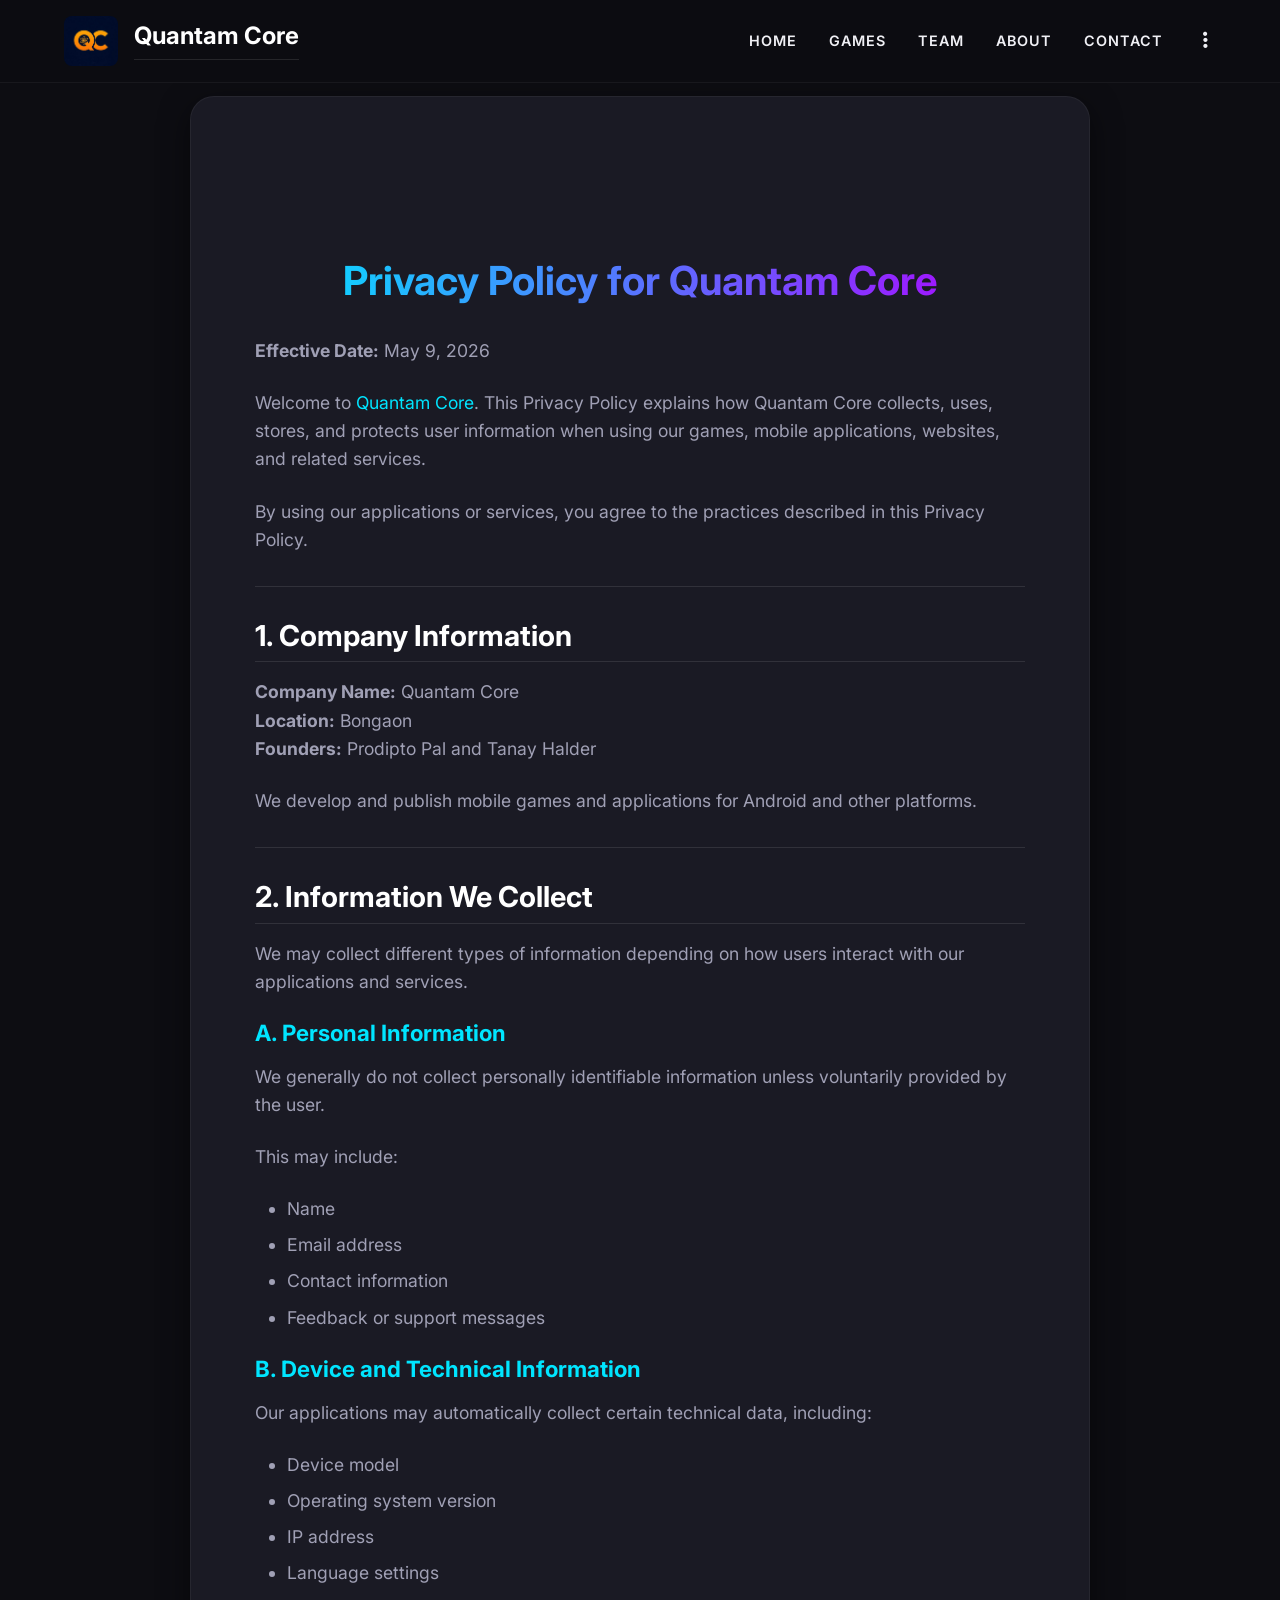
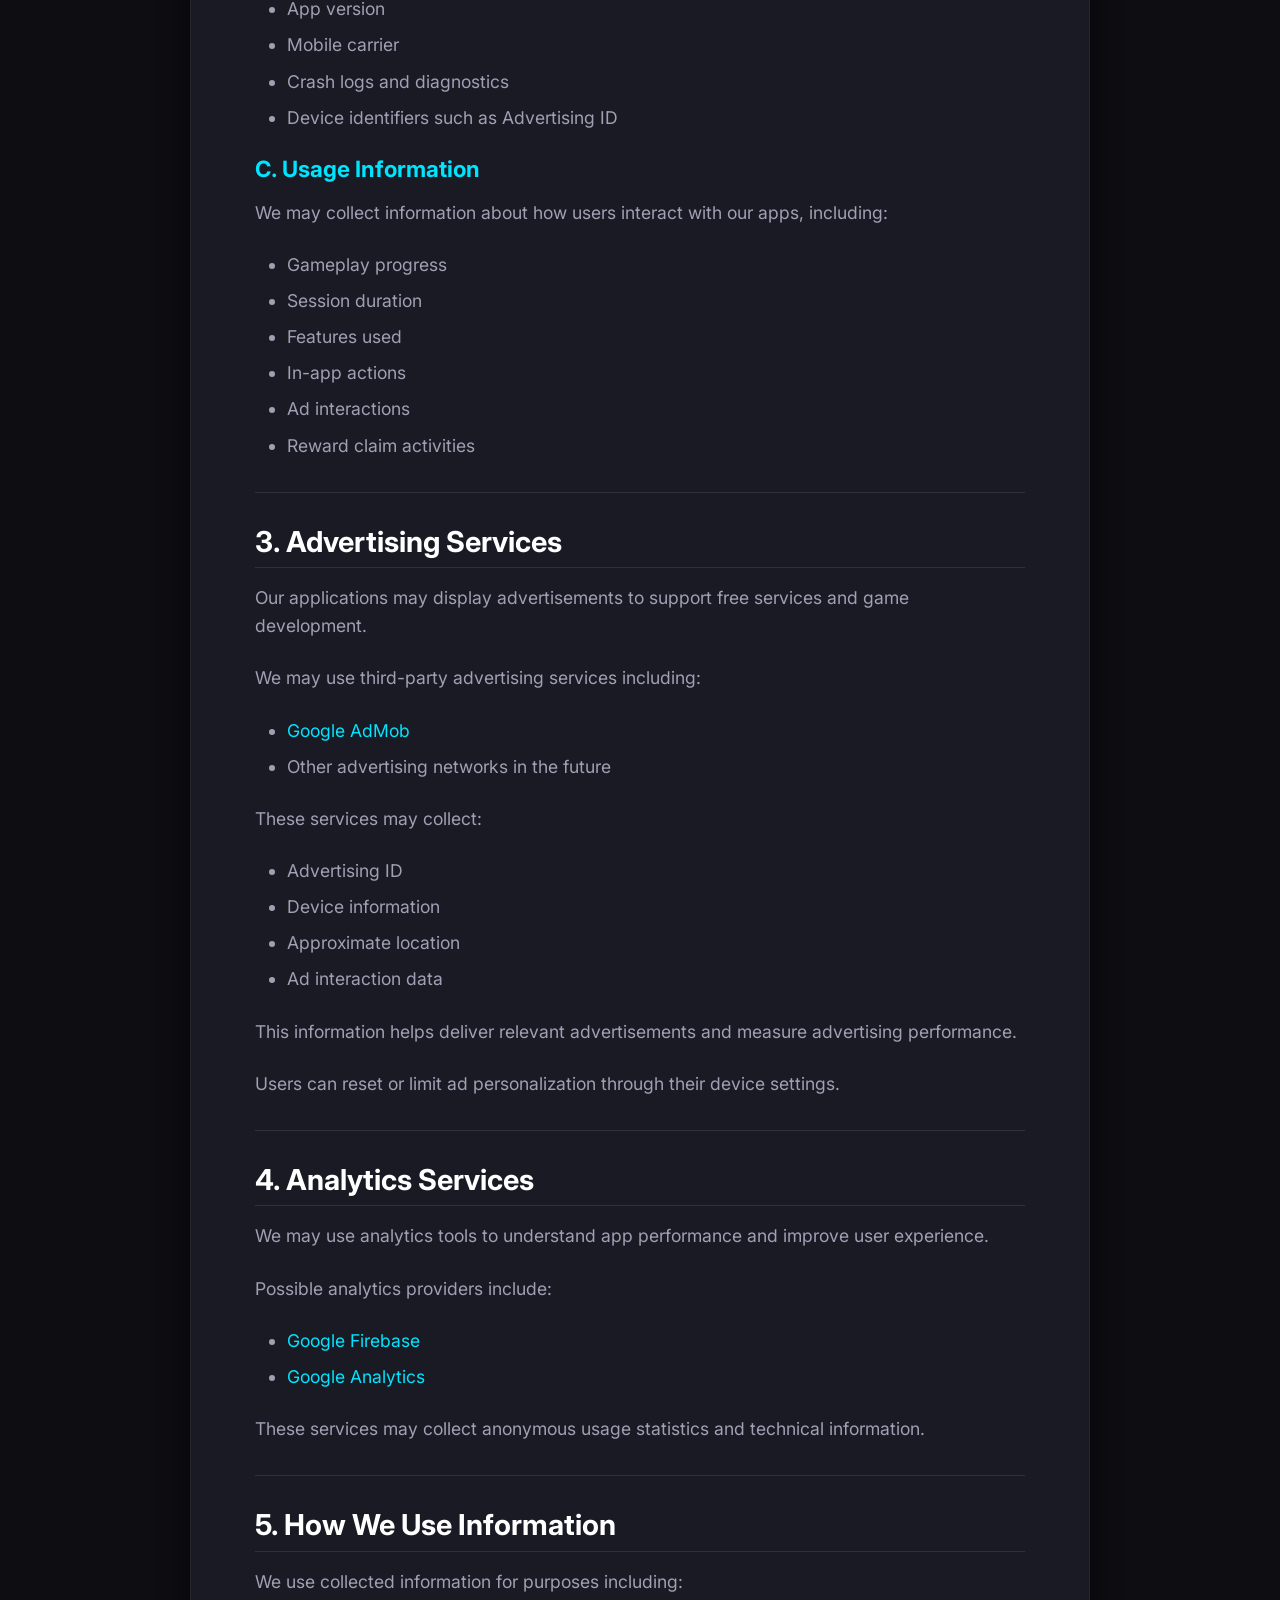
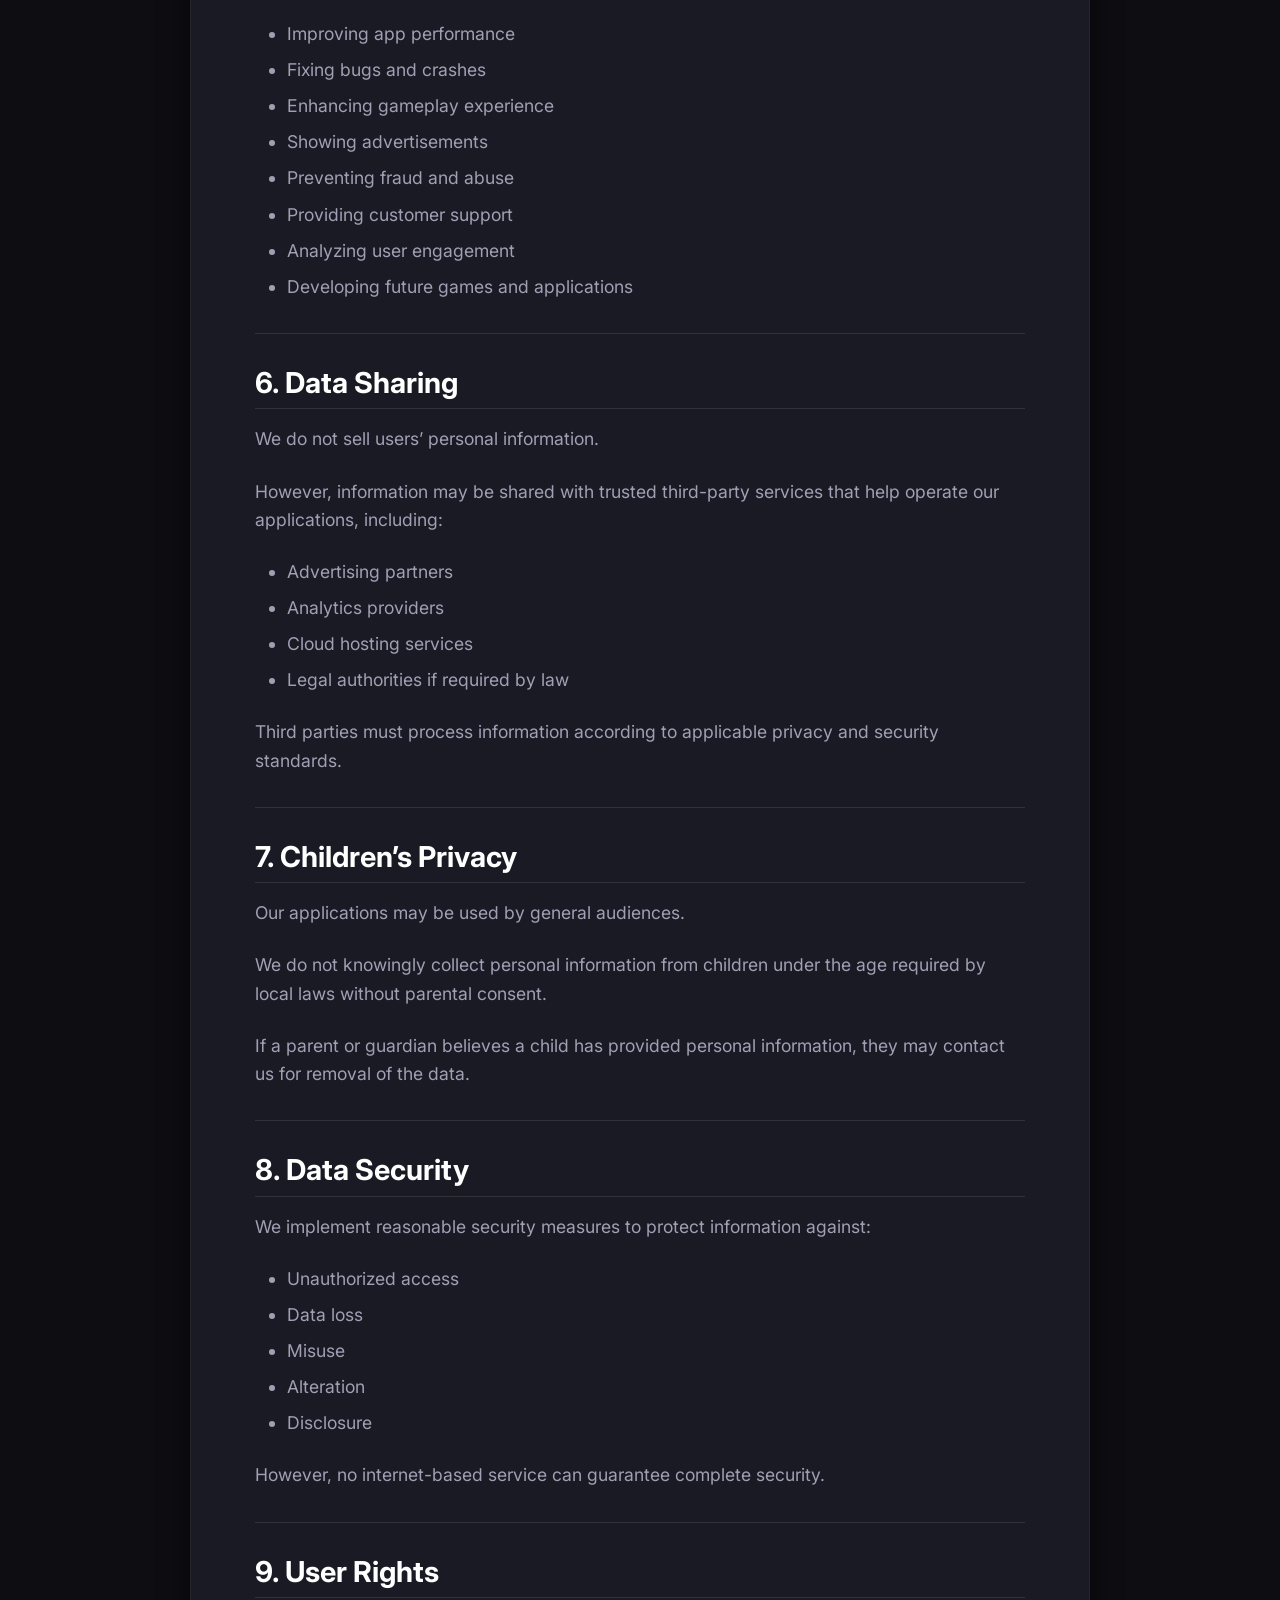
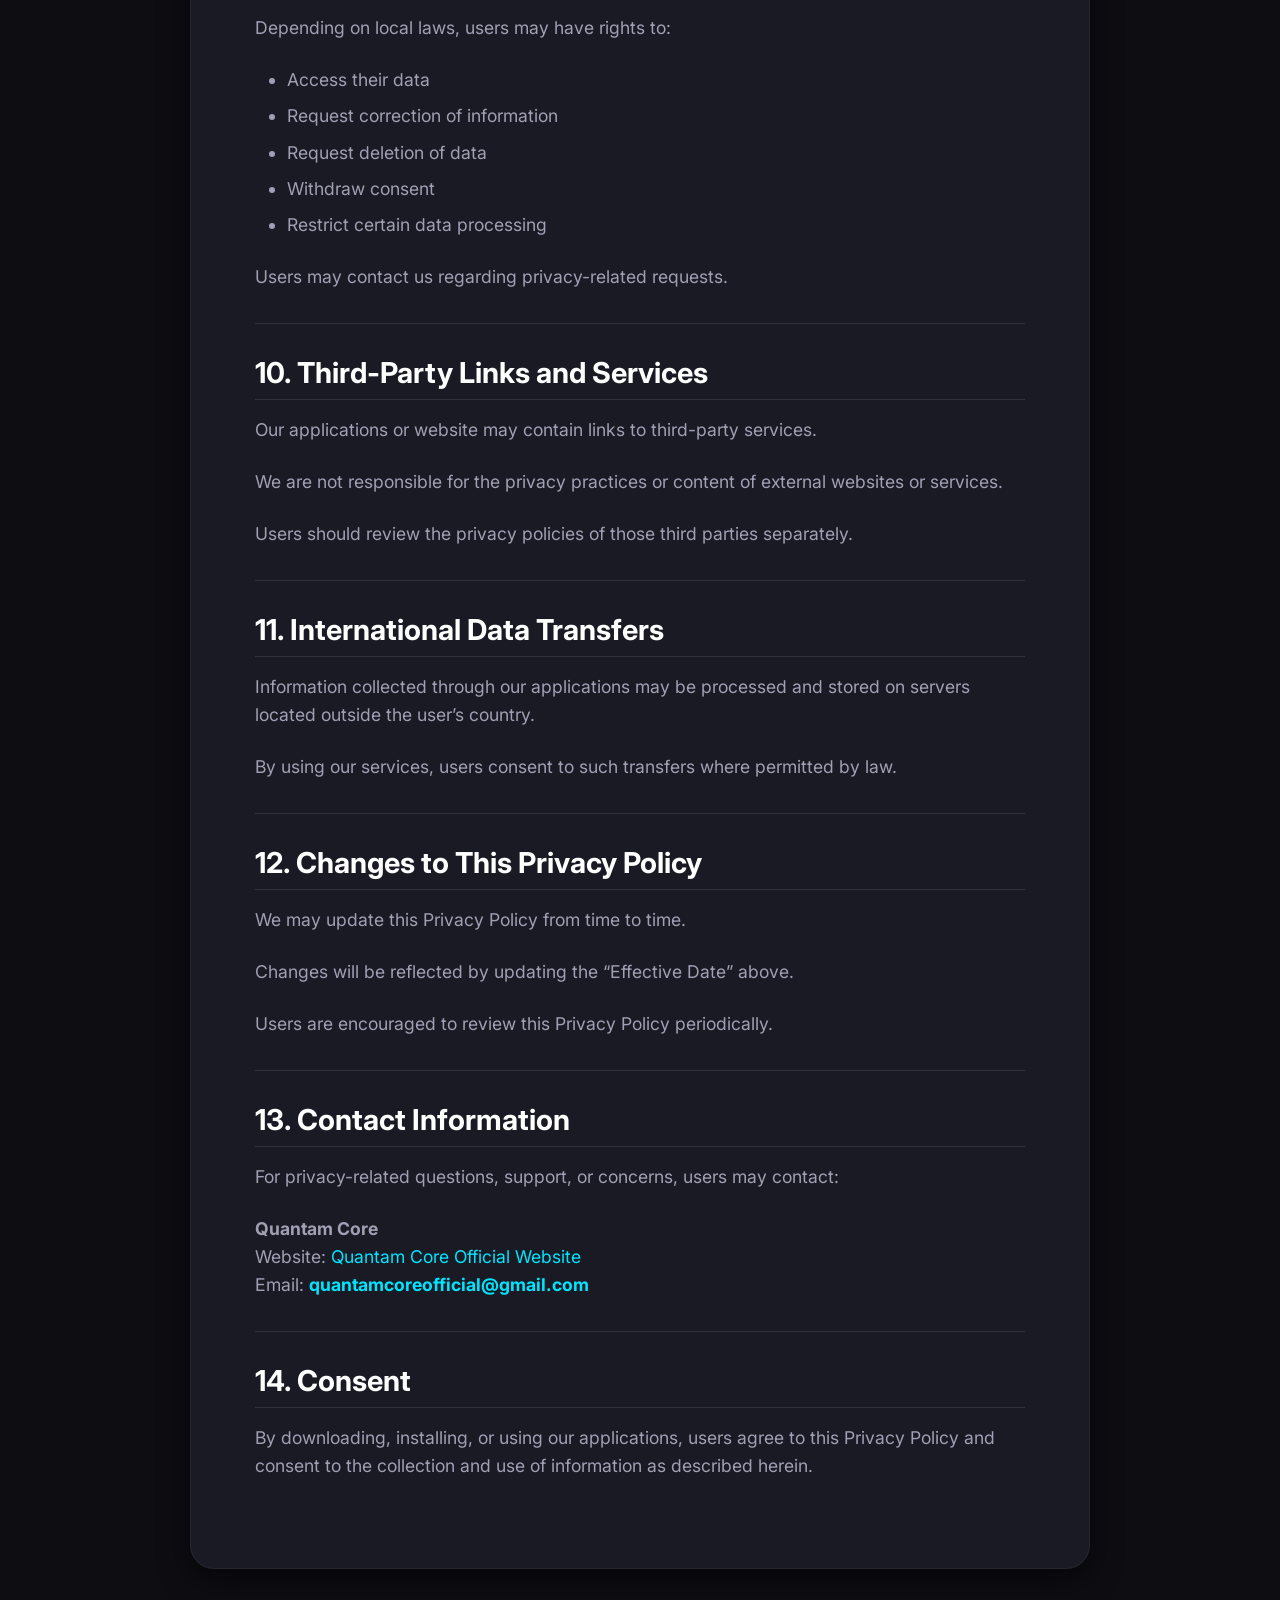
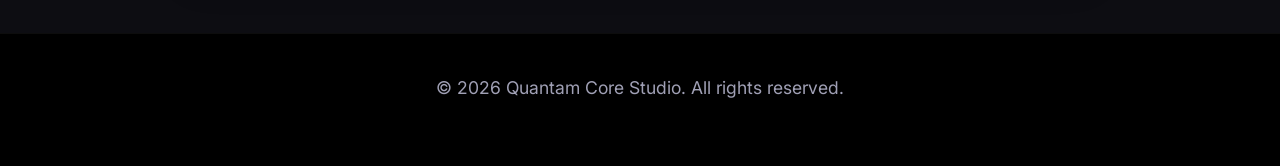
<file: privacy-policy.html>
<!DOCTYPE html>
<html lang="en">
<head>
    <meta charset="UTF-8">
    <meta name="viewport" content="width=device-width, initial-scale=1.0">
    <title>Privacy Policy | Quantam Core</title>
    <meta name="description" content="Privacy Policy for Quantam Core, a game and application development studio based in Bongaon, co-founded by Prodipto Pal and Tanay Halder.">
    <meta name="keywords" content="Quantam Core, Privacy Policy, Tanay Halder, Prodipto Pal, game development, mobile application studio">
    <style>
        /* CSS resets and base variables */
        :root {
            --bg-color: #0d0d12;
            --surface-color: #1a1a24;
            --primary-color: #00e5ff;
            --secondary-color: #b000ff;
            --text-main: #f0f0f5;
            --text-muted: #a0a0b5;
            --font-family: 'Inter', system-ui, -apple-system, sans-serif;
            --glow: 0 0 20px rgba(0, 229, 255, 0.4);
        }
        
        * {
            margin: 0;
            padding: 0;
            box-sizing: border-box;
        }

        body {
            font-family: var(--font-family);
            background-color: var(--bg-color);
            color: var(--text-main);
            line-height: 1.6;
            overflow-x: hidden;
            scroll-behavior: smooth;
        }

        /* Typography */
        h1, h2, h3, h4 {
            font-weight: 700;
            line-height: 1.2;
            margin-bottom: 1rem;
        }

        h1 {
            font-size: 2.5rem;
            text-align: center;
            background: linear-gradient(90deg, var(--primary-color), var(--secondary-color));
            -webkit-background-clip: text;
            -webkit-text-fill-color: transparent;
            margin-bottom: 2rem;
            margin-top: 2rem;
        }

        h2 {
            font-size: 1.8rem;
            color: #fff;
            margin-top: 2rem;
            margin-bottom: 1rem;
            border-bottom: 1px solid rgba(255,255,255,0.1);
            padding-bottom: 0.5rem;
        }

        h3 {
            font-size: 1.4rem;
            color: var(--primary-color);
            margin-top: 1.5rem;
        }

        p {
            color: var(--text-muted);
            margin-bottom: 1.5rem;
            font-size: 1.1rem;
        }

        ul {
            color: var(--text-muted);
            margin-bottom: 1.5rem;
            font-size: 1.1rem;
            padding-left: 2rem;
        }

        li {
            margin-bottom: 0.5rem;
        }

        a {
            color: var(--primary-color);
            text-decoration: none;
            transition: color 0.3s ease, text-shadow 0.3s ease;
        }

        a:hover {
            color: #fff;
            text-shadow: var(--glow);
        }

        hr {
            border: 0;
            height: 1px;
            background: rgba(255, 255, 255, 0.1);
            margin: 2rem 0;
        }

        /* Navbar */
        nav {
            position: fixed;
            top: 0;
            width: 100%;
            background: rgba(13, 13, 18, 0.85);
            backdrop-filter: blur(10px);
            display: flex;
            justify-content: space-between;
            align-items: center;
            padding: 1rem 5%;
            z-index: 1000;
            border-bottom: 1px solid rgba(255, 255, 255, 0.05);
        }

        .logo-container {
            display: flex;
            align-items: center;
            gap: 1rem;
        }

        .logo-container img {
            height: 50px;
            border-radius: 8px;
        }

        .nav-links {
            display: flex;
            gap: 2rem;
        }

        .nav-links a {
            font-weight: 600;
            text-transform: uppercase;
            letter-spacing: 1px;
            font-size: 0.9rem;
            color: var(--text-main);
        }

        .nav-links a:hover {
            color: var(--primary-color);
        }

        /* Content Container */
        .content-container {
            padding: 8rem 5% 4rem;
            max-width: 900px;
            margin: 0 auto;
            background: var(--surface-color);
            border-radius: 24px;
            box-shadow: 0 10px 30px rgba(0,0,0,0.5);
            border: 1px solid rgba(255,255,255,0.05);
            margin-top: 6rem;
            margin-bottom: 4rem;
        }

        footer {
            text-align: center;
            padding: 2.5rem;
            background: #000;
            color: var(--text-muted);
            border-top: 1px solid rgba(255,255,255,0.05);
        }

        @media (max-width: 768px) {
            .nav-links {
                display: none;
            }
            .content-container {
                padding: 6rem 5% 3rem;
                margin-top: 5rem;
            }
        }

        /* 3-Dot Dropdown Styles */
        .dropdown {
            position: relative;
            display: inline-block;
        }

        .dropbtn {
            background: none;
            border: none;
            color: var(--text-main);
            font-size: 1.2rem;
            cursor: pointer;
            padding: 0 0.5rem;
            display: flex;
            align-items: center;
            height: 100%;
            transition: color 0.3s ease, text-shadow 0.3s ease;
        }

        .dropbtn:hover {
            color: var(--primary-color);
            text-shadow: var(--glow);
        }

        .dropdown-content {
            display: block;
            visibility: hidden;
            opacity: 0;
            position: absolute;
            right: 0;
            top: 100%;
            background-color: var(--surface-color);
            min-width: 180px;
            box-shadow: 0 10px 30px rgba(0,0,0,0.6);
            border: 1px solid rgba(255,255,255,0.08);
            border-radius: 12px;
            z-index: 1001;
            overflow: hidden;
            margin-top: 0.5rem;
            transform: translateY(10px);
            transition: all 0.3s cubic-bezier(0.165, 0.84, 0.44, 1);
        }

        .dropdown.active .dropdown-content {
            visibility: visible;
            opacity: 1;
            transform: translateY(0);
        }

        .dropdown-content a {
            color: var(--text-muted) !important;
            padding: 0.8rem 1.2rem;
            text-decoration: none;
            display: block;
            font-size: 0.9rem;
            font-weight: 500;
            text-transform: none !important;
            letter-spacing: 0.5px;
            transition: background 0.3s ease, color 0.3s ease;
        }

        .dropdown-content a:hover {
            background-color: rgba(255,255,255,0.05);
            color: var(--primary-color) !important;
            text-shadow: none !important;
        }

        @media (max-width: 768px) {
            .nav-links .dropdown {
                display: none;
            }
        }
    </style>
    <link rel="stylesheet" href="https://cdnjs.cloudflare.com/ajax/libs/font-awesome/6.4.0/css/all.min.css">
    <link href="https://fonts.googleapis.com/css2?family=Inter:wght@300;400;500;600;700&family=Outfit:wght@400;700&display=swap" rel="stylesheet">
</head>
<body>

    <nav>
        <div class="logo-container">
            <img src="Asset/Company%20logo.jpeg" alt="Quantam Core Logo">
            <h2 style="margin:0; font-size: 1.5rem; background: #fff; -webkit-background-clip: text; -webkit-text-fill-color: transparent;">Quantam Core</h2>
        </div>
        <div class="nav-links">
            <a href="index.html#home">Home</a>
            <a href="index.html#portfolio">Games</a>
            <a href="index.html#team">Team</a>
            <a href="index.html#about">About</a>
            <a href="index.html#contact">Contact</a>
            <div class="dropdown">
                <button class="dropbtn" id="dropdownBtn" aria-label="More Menu">
                    <i class="fa-solid fa-ellipsis-vertical"></i>
                </button>
                <div class="dropdown-content" id="dropdownContent">
                    <a href="privacy-policy.html">Privacy Policy</a>
                </div>
            </div>
        </div>
    </nav>

    <div class="content-container">
        <h1>Privacy Policy for Quantam Core</h1>
        <p><strong>Effective Date:</strong> May 9, 2026</p>

        <p>Welcome to <a href="https://quantamcorestudio.github.io/quantam-core-website/?utm_source=chatgpt.com" target="_blank" rel="noopener noreferrer">Quantam Core</a>. This Privacy Policy explains how Quantam Core collects, uses, stores, and protects user information when using our games, mobile applications, websites, and related services.</p>

        <p>By using our applications or services, you agree to the practices described in this Privacy Policy.</p>

        <hr>

        <h2>1. Company Information</h2>
        <p><strong>Company Name:</strong> Quantam Core<br>
        <strong>Location:</strong> Bongaon<br>
        <strong>Founders:</strong> Prodipto Pal and Tanay Halder</p>
        <p>We develop and publish mobile games and applications for Android and other platforms.</p>

        <hr>

        <h2>2. Information We Collect</h2>
        <p>We may collect different types of information depending on how users interact with our applications and services.</p>

        <h3>A. Personal Information</h3>
        <p>We generally do not collect personally identifiable information unless voluntarily provided by the user.</p>
        <p>This may include:</p>
        <ul>
            <li>Name</li>
            <li>Email address</li>
            <li>Contact information</li>
            <li>Feedback or support messages</li>
        </ul>

        <h3>B. Device and Technical Information</h3>
        <p>Our applications may automatically collect certain technical data, including:</p>
        <ul>
            <li>Device model</li>
            <li>Operating system version</li>
            <li>IP address</li>
            <li>Language settings</li>
            <li>App version</li>
            <li>Mobile carrier</li>
            <li>Crash logs and diagnostics</li>
            <li>Device identifiers such as Advertising ID</li>
        </ul>

        <h3>C. Usage Information</h3>
        <p>We may collect information about how users interact with our apps, including:</p>
        <ul>
            <li>Gameplay progress</li>
            <li>Session duration</li>
            <li>Features used</li>
            <li>In-app actions</li>
            <li>Ad interactions</li>
            <li>Reward claim activities</li>
        </ul>

        <hr>

        <h2>3. Advertising Services</h2>
        <p>Our applications may display advertisements to support free services and game development.</p>
        <p>We may use third-party advertising services including:</p>
        <ul>
            <li><a href="https://admob.google.com/?utm_source=chatgpt.com" target="_blank" rel="noopener noreferrer">Google AdMob</a></li>
            <li>Other advertising networks in the future</li>
        </ul>
        <p>These services may collect:</p>
        <ul>
            <li>Advertising ID</li>
            <li>Device information</li>
            <li>Approximate location</li>
            <li>Ad interaction data</li>
        </ul>
        <p>This information helps deliver relevant advertisements and measure advertising performance.</p>
        <p>Users can reset or limit ad personalization through their device settings.</p>

        <hr>

        <h2>4. Analytics Services</h2>
        <p>We may use analytics tools to understand app performance and improve user experience.</p>
        <p>Possible analytics providers include:</p>
        <ul>
            <li><a href="https://firebase.google.com/?utm_source=chatgpt.com" target="_blank" rel="noopener noreferrer">Google Firebase</a></li>
            <li><a href="https://analytics.google.com/?utm_source=chatgpt.com" target="_blank" rel="noopener noreferrer">Google Analytics</a></li>
        </ul>
        <p>These services may collect anonymous usage statistics and technical information.</p>

        <hr>

        <h2>5. How We Use Information</h2>
        <p>We use collected information for purposes including:</p>
        <ul>
            <li>Improving app performance</li>
            <li>Fixing bugs and crashes</li>
            <li>Enhancing gameplay experience</li>
            <li>Showing advertisements</li>
            <li>Preventing fraud and abuse</li>
            <li>Providing customer support</li>
            <li>Analyzing user engagement</li>
            <li>Developing future games and applications</li>
        </ul>

        <hr>

        <h2>6. Data Sharing</h2>
        <p>We do not sell users’ personal information.</p>
        <p>However, information may be shared with trusted third-party services that help operate our applications, including:</p>
        <ul>
            <li>Advertising partners</li>
            <li>Analytics providers</li>
            <li>Cloud hosting services</li>
            <li>Legal authorities if required by law</li>
        </ul>
        <p>Third parties must process information according to applicable privacy and security standards.</p>

        <hr>

        <h2>7. Children’s Privacy</h2>
        <p>Our applications may be used by general audiences.</p>
        <p>We do not knowingly collect personal information from children under the age required by local laws without parental consent.</p>
        <p>If a parent or guardian believes a child has provided personal information, they may contact us for removal of the data.</p>

        <hr>

        <h2>8. Data Security</h2>
        <p>We implement reasonable security measures to protect information against:</p>
        <ul>
            <li>Unauthorized access</li>
            <li>Data loss</li>
            <li>Misuse</li>
            <li>Alteration</li>
            <li>Disclosure</li>
        </ul>
        <p>However, no internet-based service can guarantee complete security.</p>

        <hr>

        <h2>9. User Rights</h2>
        <p>Depending on local laws, users may have rights to:</p>
        <ul>
            <li>Access their data</li>
            <li>Request correction of information</li>
            <li>Request deletion of data</li>
            <li>Withdraw consent</li>
            <li>Restrict certain data processing</li>
        </ul>
        <p>Users may contact us regarding privacy-related requests.</p>

        <hr>

        <h2>10. Third-Party Links and Services</h2>
        <p>Our applications or website may contain links to third-party services.</p>
        <p>We are not responsible for the privacy practices or content of external websites or services.</p>
        <p>Users should review the privacy policies of those third parties separately.</p>

        <hr>

        <h2>11. International Data Transfers</h2>
        <p>Information collected through our applications may be processed and stored on servers located outside the user’s country.</p>
        <p>By using our services, users consent to such transfers where permitted by law.</p>

        <hr>

        <h2>12. Changes to This Privacy Policy</h2>
        <p>We may update this Privacy Policy from time to time.</p>
        <p>Changes will be reflected by updating the “Effective Date” above.</p>
        <p>Users are encouraged to review this Privacy Policy periodically.</p>

        <hr>

        <h2>13. Contact Information</h2>
        <p>For privacy-related questions, support, or concerns, users may contact:</p>
        <p><strong>Quantam Core</strong><br>
        Website: <a href="https://quantamcorestudio.github.io/quantam-core-website/?utm_source=chatgpt.com" target="_blank" rel="noopener noreferrer">Quantam Core Official Website</a><br>
        Email: <strong><a href="mailto:quantamcoreofficial@gmail.com">quantamcoreofficial@gmail.com</a></strong></p>

        <hr>

        <h2>14. Consent</h2>
        <p>By downloading, installing, or using our applications, users agree to this Privacy Policy and consent to the collection and use of information as described herein.</p>
    </div>

    <footer>
        <p>&copy; 2026 Quantam Core Studio. All rights reserved.</p>
    </footer>

    <script>
        document.addEventListener("DOMContentLoaded", () => {
            // Navbar Dropdown Toggle Logic
            const dropdown = document.querySelector('.dropdown');
            const dropdownBtn = document.getElementById('dropdownBtn');

            dropdownBtn.addEventListener('click', (e) => {
                e.stopPropagation();
                dropdown.classList.toggle('active');
            });

            // Close dropdown when clicking outside
            document.addEventListener('click', () => {
                if (dropdown.classList.contains('active')) {
                    dropdown.classList.remove('active');
                }
            });
        });
    </script>
</body>
</html>
</file>
